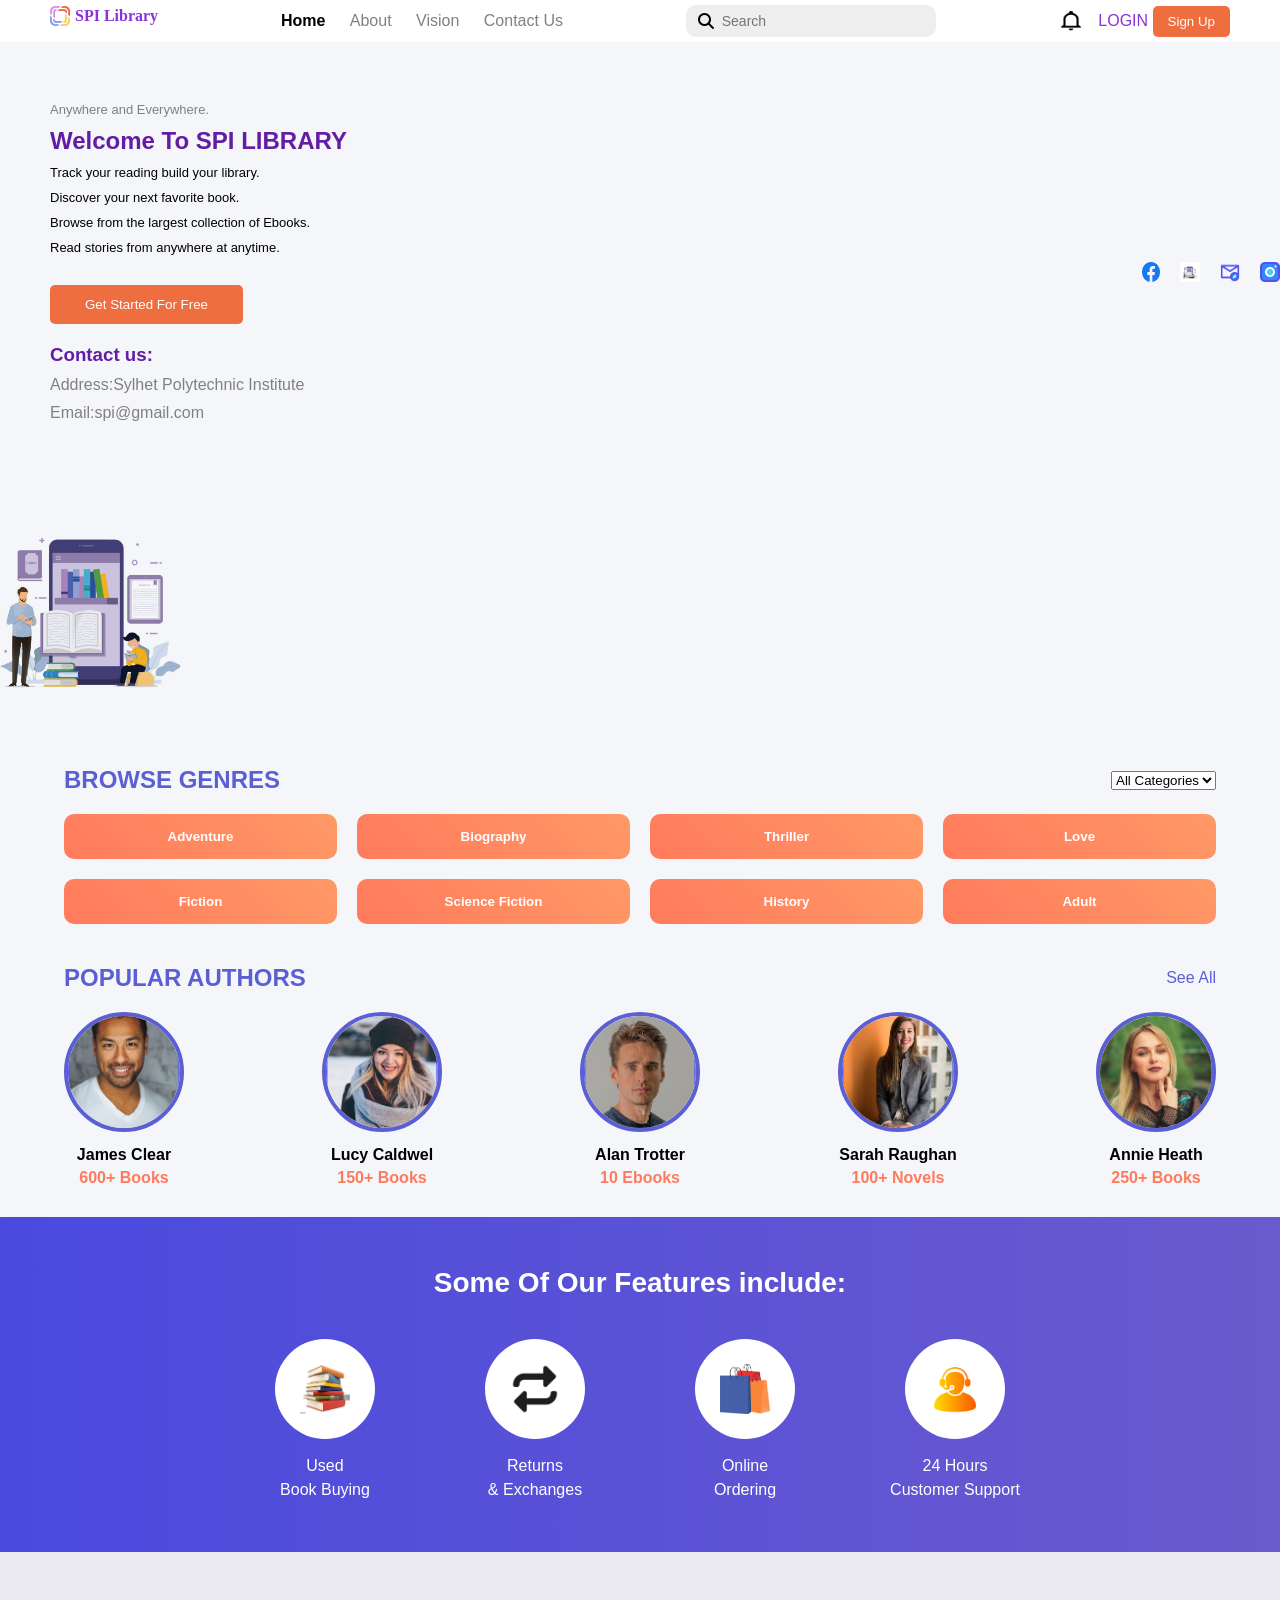
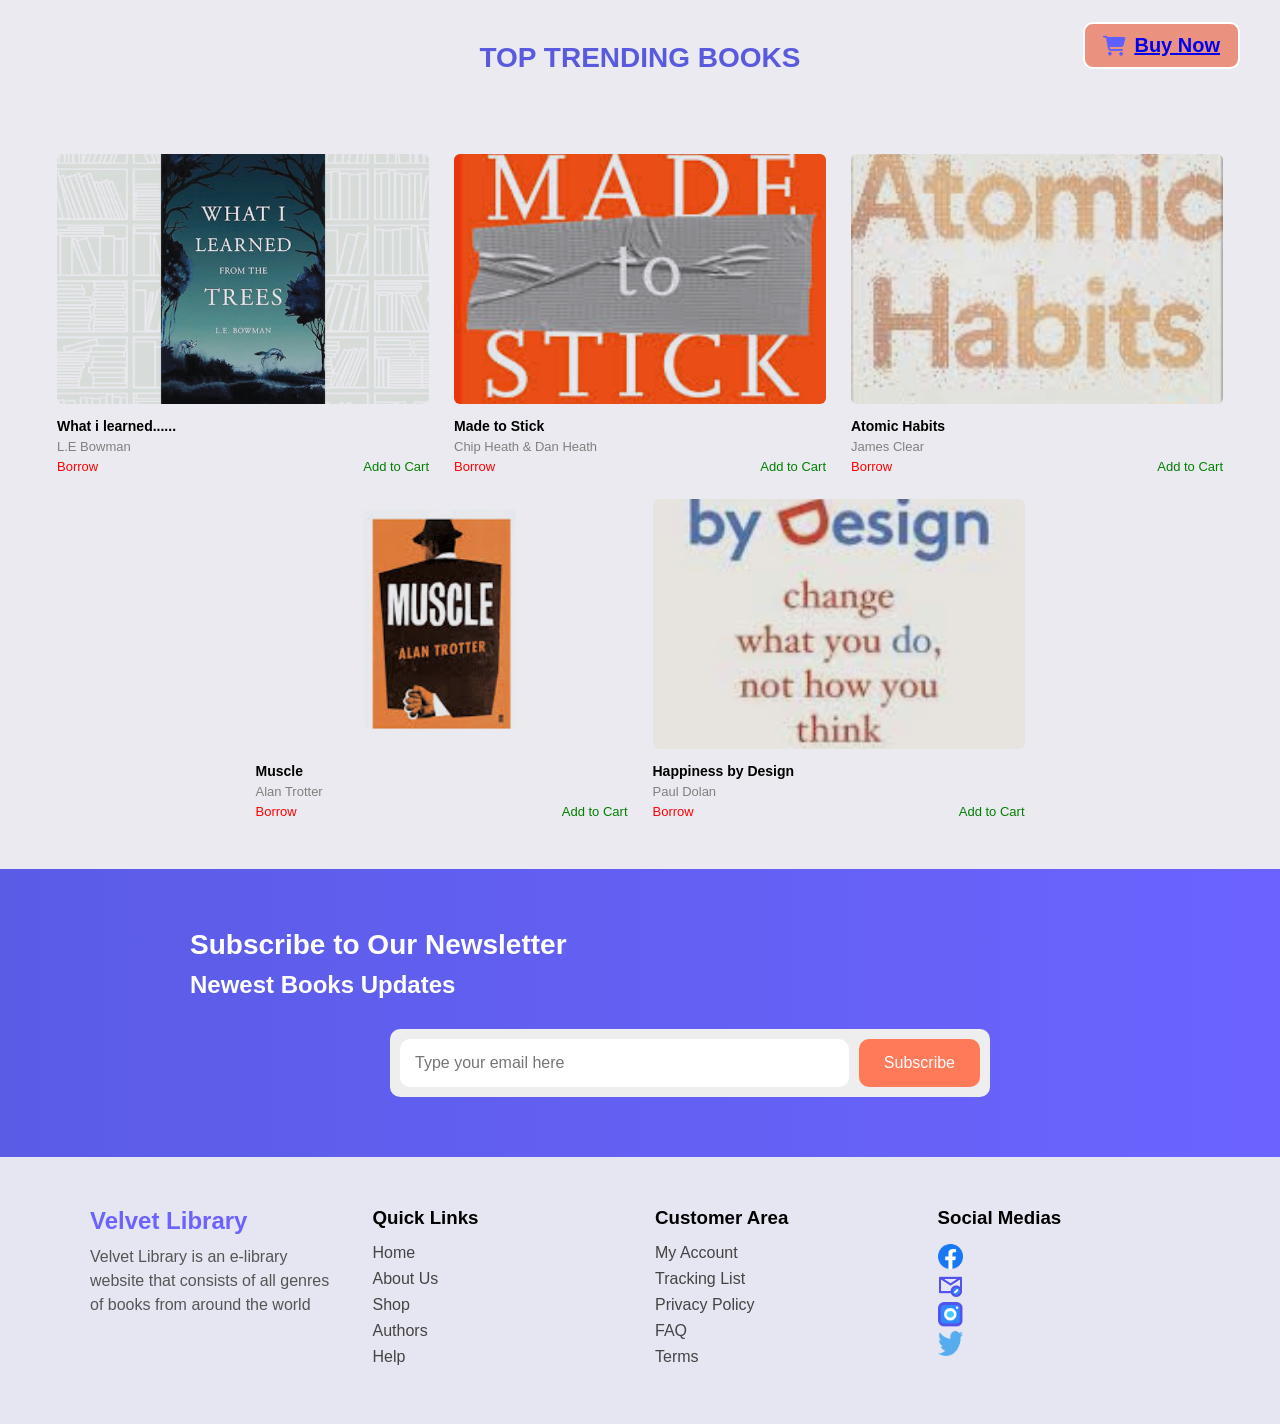
<file: Index.html>
<!DOCTYPE html>
<html lang="en">
<head>
    <meta charset="UTF-8">
    <meta name="viewport" content="width=device-width, initial-scale=1.0">
    <title>Document</title>
    <link rel="stylesheet" href="style.css">
    <link rel="stylesheet" href="https://cdnjs.cloudflare.com/ajax/libs/font-awesome/6.5.0/css/all.min.css">
</head>
<body>
    <!--Sabrina start  -->
    <!--navbar-->

    <header>

        <div class="logo">
            <img src="img/logo.png" alt="">
            <span class="highlight">SPI Library</span>
        </div>

        <nav>
            <div>
                <a class="home" href="">Home</a>
                <a href="">About</a>
                <a href="">Vision</a>
                <a href="">Contact Us</a>
            </div>
        </nav>

        <div class="search-box">

            <i class="fa-solid fa-magnifying-glass"></i>

            <input type="text" placeholder="Search">
        </div>
        <div>
            <img class="bell" src="img/bell.png" alt="">


            <a href="" class="login">LOGIN</a>
            <button class="signup">Sign Up</button>
        </div>

    </header>

    <div class="full">
        <div>

            <section class="main">
                <div class="text">
                    <p class="small">Anywhere and Everywhere.</p>
                    <h1>Welcome To SPI LIBRARY</h1>
                    <p>Track your reading build your library.</p>
                    <p>Discover your next favorite book.</p>
                    <p>Browse from the largest collection of Ebooks.</p>
                    <p>Read stories from anywhere at anytime.</p>
                </div>
                <button class="start">Get Started For Free</button>
                <div class="address">
                    <h3>Contact us:</h3>

                    <p>Address:Sylhet Polytechnic Institute</p>
                    <p>Email:spi@gmail.com</p>
                </div>
        </div>
                <div class="icon">
                    <img src="img/facebook.png" alt="">
                    <img src="img/book3.jpg.jpeg" alt="">
                    <img src="img/mail.png" alt="">
                    <img src="img/instagram.png" alt="">
                </div>
        </div>
        <div class="book">
            <img src="img/book3.jpg.jpeg" alt="">
        </div>
    </div>
    </section>
    <!-- sabrina end -->
 
    <!-- Akhi start -->
     <div class="container">

    <!-- Browse Genres -->
    <div class="header">
        <h2>BROWSE GENRES</h2>
        <select>
            <option>All Categories</option>
            <option>Adventure</option>
            <option>Biography</option>
            <option>Thriller</option>  
            <option>Love</option>
            <option>Fiction</option>
            

        </select>
    </div>

    <div class="genres">
        <button>Adventure</button>
        <button>Biography</button>
        <button>Thriller</button>
        <button>Love</button>
        <button>Fiction</button>
        <button>Science Fiction</button>
        <button>History</button>
        <button>Adult</button>
    </div>

    <!-- Popular Authors -->
    <div class="header">
        <h2>POPULAR AUTHORS</h2>
        <a href="#">See All</a>
    </div>

    <div class="authors">

        <div class="author-card">
            <img src="img/img-1.png">
            <h4>James Clear</h4>
            <p>600+ Books</p>
        </div>

        <div class="author-card">
            <img src="img/img-2.png">
            <h4>Lucy Caldwel</h4>
            <p>150+ Books</p>
        </div>

        <div class="author-card">
            <img src="img/img-3.png">
            <h4>Alan Trotter</h4>
            <p>10 Ebooks</p>
        </div>

        <div class="author-card">
            <img src="img/img-4.png">
            <h4>Sarah Raughan</h4>
            <p>100+ Novels</p>
        </div>

        <div class="author-card">
            <img src="img/img-5.png">
            <h4>Annie Heath</h4>
            <p>250+ Books</p>
        </div>

    </div>

</div>
<!-- Akhi end -->


 <!-- Amaya start -->

    <section class="features">
  <h2>Some Of Our Features include:</h2>

  <div class="feature-container">

    <div class="feature">
      <div class="circle"><img src="img/download(1).png" alt="book"></div>
      <p>Used<br>Book Buying</p>
    </div>

    <div class="feature">
      <div class="circle"><img src="img/images (1).png" alt="return"></div>
      <p>Returns<br>& Exchanges</p>
    </div>

    <div class="feature">
      <div class="circle"><img src="img/bag.png" alt="cart"></div>
      <p>Online<br>Ordering</p>
    </div>

    <div class="feature">
      <div class="circle"><img src="img/suppor.png" alt="support"></div>
      <p>24 Hours<br>Customer Support</p>
    </div>

  </div>
</section>



<!-- section-2 -->
<section class="books">
 
  <div class="trending-section">
    <h2>TOP TRENDING BOOKS</h2>

    <button class="login-btn">
       <i class="fa-solid fa-cart-shopping"></i><a href="Form.html">Buy Now</a>
    </button>

    <!-- books here -->
</div>

  <div class="book-container">

    <div class="book">
      <img src="img/book-1.jpg.jpeg" alt="">
      <h4>What i learned......</h4>
      <p class="author">L.E Bowman</p>
      <div class="actions">
        <span class="borrow">Borrow</span>
        <span class="cart">Add to Cart</span>
      </div>
    </div>
    
   
    <div class="book">
      <img src="img/book-2.png" alt="">
      <h4>Made to Stick</h4>
      <p class="author">Chip Heath & Dan Heath</p>
      <div class="actions">
        <span class="borrow">Borrow</span>
        <span class="cart">Add to Cart</span>
      </div>
    </div>

    <div class="book">
      <img src="img/book-3.png" alt="">
      <h4>Atomic Habits</h4>
      <p class="author">James Clear</p>
      <div class="actions">
        <span class="borrow">Borrow</span>
        <span class="cart">Add to Cart</span>
      </div>
    </div>

    <div class="book">
      <img src="img/book-4 .png" alt="">
      <h4>Muscle</h4>
      <p class="author">Alan Trotter</p>
      <div class="actions">
        <span class="borrow">Borrow</span>
        <span class="cart">Add to Cart</span>
      </div>
    </div>

    <div class="book">
      <img src="img/book-5(1).png" alt="">
      <h4>Happiness by Design</h4>
      <p class="author">Paul Dolan</p>
      <div class="actions">
        <span class="borrow">Borrow</span>
        <span class="cart">Add to Cart</span>
      </div>
    </div>

  </div>
</section>
  <!-- Amaya end -->


  <!-- Joysree start -->
   <!-- Section start -->
    <section class="newsletter">
        <div class="newsletter-content">
            <h2>Subscribe to Our Newsletter</h2>
            <h3>Newest Books Updates</h3>

            <div class="subscribe-box">
                <input type="email" placeholder="Type your email here">
                <button>Subscribe</button>
            </div>
        </div>
    </section>
    <!-- section end -->

    <!-- Footer -->
    <footer class="footer">
        <div class="footer-container">

            <!-- Logo & Description -->
            <div class="footer-box">
                <h2 class="logo">Velvet Library</h2>
                <p>
                    Velvet Library is an e-library website that 
                    consists of all genres of books from around the world
                </p>
            </div>

            <!-- Quick Links -->
            <div class="footer-box">
                <h3>Quick Links</h3>
                <ul>
                    <li>Home</li>
                    <li>About Us</li>
                    <li>Shop</li>
                    <li>Authors</li>
                    <li>Help</li>
                </ul>
            </div>
            <!-- end -->

            <!-- Customer Area -->
            <div class="footer-box">
                <h3>Customer Area</h3>
                <ul>
                    <li>My Account</li>
                    <li>Tracking List</li>
                    <li>Privacy Policy</li>
                    <li>FAQ</li>
                    <li>Terms</li>
                </ul>
            </div>
            <!-- end -->

            <!-- Social Media -->
            <div class="footer-box">
                <h3>Social Medias</h3>
                <div class="social-icons">
                    <img src="img/logos_facebook.png" alt="">
                    <br>
                    <img src="img/icon-park_email-block.png" alt="">
                    <br>
                    <img src="img/Group.png" alt="">  
                    <br>
                    <img src="img/Vector.png" alt="">
                </div>
            </div>
            <!-- end -->

        </div>
    </footer>
    <!-- end -->
     <!-- joysree end -->

</body>
</html>
</file>
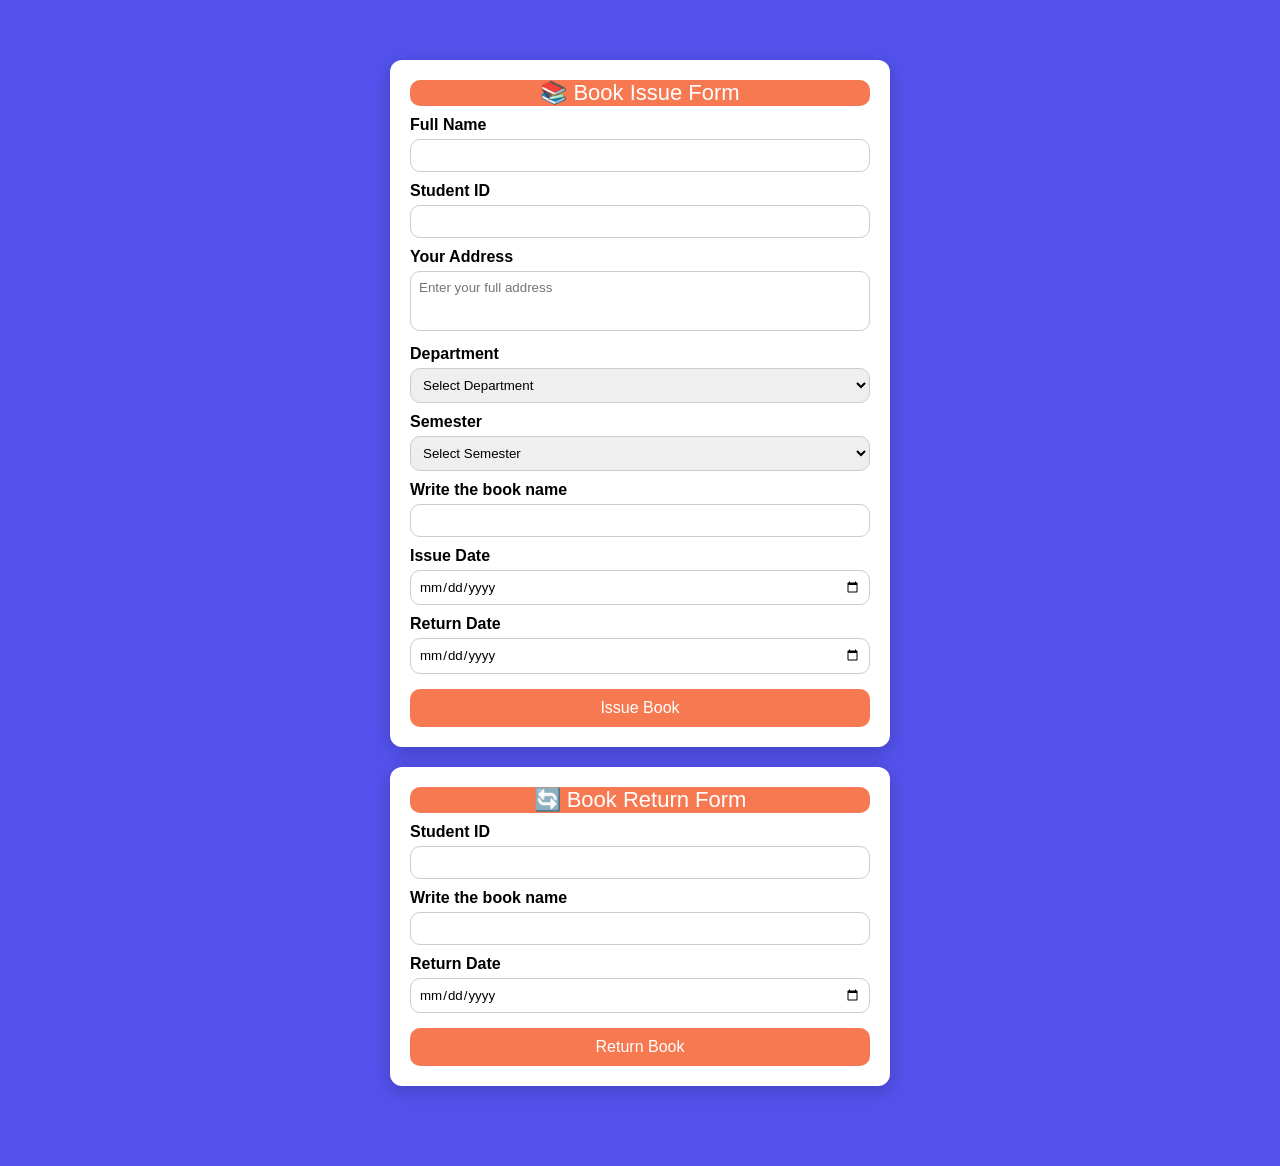
<file: Form.html>
<!DOCTYPE html>
<html lang="en">
<head>
    <meta charset="UTF-8">
    <title>Library System</title>

    <link rel="stylesheet" href="style.css">
</head>
<style>
    body {
    font-family: Arial, sans-serif;
    margin: 0;
    background-color: #5352ED;

}

.container {
    width: 500px;
    margin: 30px auto;
}

.card {
    background: #fff;
    padding: 20px;
    border-radius: 12px;
    box-shadow: 0 5px 20px rgba(0, 0, 0, 0.2);
    margin-bottom: 20px;
    transition: 0.3s;
}

.card:hover {
    transform: scale(1.02);
}

label {
    font-weight: bold;
    margin-top: 10px;
    display: block;
}

input,
select,
textarea {
    width: 100%;
    padding: 8px;
    margin-top: 5px;
    border-radius: 10px;
    border: 1px solid #ccc;
}

textarea {
    resize: none;
    height: 60px;
}

.books label {
    font-weight: normal;
    display: block;
    margin: 5px 0;
}

.books input {
    width: auto;
    margin-right: 8px;
}

.btn {
    width: 100%;
    margin-top: 15px;
    padding: 10px;
    border: none;
    color: white;
    font-size: 16px;
    border-radius: 10px;
    cursor: pointer;
    background: #F67951;
}

.btn:hover {
    background: #5352ED;
}

.title {
    text-align: center;
    font-size: 22px;
    margin-bottom: 10px;
    background: #F67951;
    color: white;
    border-radius: 10px;


}

.error {
    color: red;
    font-size: 13px;
    display: none;
}

input[type="checkbox"]:required:invalid~.error {
    display: block;
}

.button {
    background: #F67951;
    color: white;
    padding: 10px 20px;
    border-radius: 25px;
    text-decoration: none;
}

.center {
    text-align: center;
    margin-top: 100px;
    background-color: #5352ED;
}
</style>

<body>

<div class="container">

    <!-- 📚 Book Issue Form -->
    <div class="card">
        <div class="title">📚 Book Issue Form</div>

        <form>

            <label>Full Name</label>
            <input type="text" required>

            <label>Student ID</label>
            <input type="text" required>

            <!-- ✅ Address Added -->
            <label>Your Address</label>
            <textarea placeholder="Enter your full address" required></textarea>

            <label>Department</label>
            <select required>
                <option value="">Select Department</option>
                <option>CST</option>
                <option>EEE</option>
                <option>CMT</option>
                <option>CIVIL</option>
                <option>EMT</option>
            </select>

            <label>Semester</label>
            <select required>
                <option value="">Select Semester</option>
                <option>1st</option>
                <option>2nd</option>
                <option>3rd</option>
                <option>4th</option>
                <option>5th</option>
                <option>6th</option>
                <option>7th</option>
                <option>8th</option>
            </select>
            <label>Write the book name</label>
            <input type="text" required>
         

         

            <label>Issue Date</label>
            <input type="date" required>

            <label>Return Date</label>
            <input type="date" required>

            <button type="submit" class="btn">Issue Book</button>

        </form>
    </div>

    <!-- 🔄 Book Return Form -->
    <div class="card">
        <div class="title">🔄 Book Return Form</div>

        <form>

            <label>Student ID</label>
            <input type="text" required>
            <label>Write the book name</label>
            <input type="text" required>
         

          
            <label>Return Date</label>
            <input type="date" required>

            <button type="submit" class="btn">Return Book</button>

        </form>
    </div>

</div>

</body>
</html>
</file>
<file: style.css>
/*sabrina start  */
* {
    margin: 0;
    padding: 0;
    box-sizing: border-box;
    font-family: Arial, sans-serif;
}

body {
    background-color: rgb(233, 233, 249);
}

header {
    display: flex;
    justify-content: space-between;
    align-items: center;
    background: white;
    padding: 5px 50px;
}

.logo {
    display: flex;
    align-items: center;
    gap: 5px;

}
.logo img {

    height: 20px;
    width: 20px;

}


.highlight {
    color: rgb(137, 51, 217);
    font-family: serif;
    font-weight: bold;

}

nav a {
    margin: 0 10px;
    text-decoration: none;
    color: gray;
}

.home {
    color: #000;
    font-weight: bold;
}
.search-box {
    display: flex;
    align-items: center;
    background: #eee;
    border-radius: 10px;
    padding: 8px 12px;
    width: 250px;

}

.search-box i {
    color: #000;
    font-size: 16px;
    margin-right: 8px;

}

.search-box input {
    border: none;
    outline: none;
    background: transparent;
    font-size: 14px;
    width: 100%;

}

.bell {
    height: 20px;
    vertical-align: middle;
    cursor: pointer;

}


.login {
    text-decoration: none;
    color: rgb(137, 51, 217);

}

.signup {
    background: rgb(239, 110, 63);
    color: white;
    border: none;
    padding: 8px 15px;
    border-radius: 5px;
}

.main {

    justify-content: space-between;
    padding: 50px;

}
.text {
    width: 100%;
    max-width: 800px;

}

.small {
    color: grey;
}

.text h1 {
    color: rgb(99, 29, 164);
    margin: 10px 0;
    white-space: nowrap;
}

.text p {
    margin: 10px 0;
    font-size: small;

}

.start {
    margin-top: 20px;

    background: rgb(239, 110, 63);
    color: white;
    padding: 12px;
    border: none;
    border-radius: 5px;
    padding-left: 35px;
    padding-right: 35px;
}

.full {
    justify-content: space-between;
    align-items: center;
    display: flex;
}


.book {
    width: 35%;
    text-align: center;
    flex: 0 0 30%;

}
.book img {
    width: 100%;

    width: 450px;
    height: 550px;
    mix-blend-mode: multiply;


}

.address {
    margin-top: 20px;
}

.address h3 {
    color: rgb(99, 29, 164);
    margin-bottom: 10px;

}

.address p {
    color: grey;
    margin-bottom: 10px;
}

.icon {
    display: flex;
    gap: 20px;
    height: 20px;
    margin-top: 20px;
}
/* sabrina end */
/* Akhi start */
body {
    font-family: Arial, sans-serif;
    background: #f5f6fa;
    margin: 0;
    padding: 0;
}

.container {
    width: 90%;
    margin: auto;
    padding: 30px 0;
}

/* Header */
.header {
    display: flex;
    justify-content: space-between;
    align-items: center;
    margin-bottom: 20px;
}

.header h2 {
    color: #5b5fd4;
}

.header a {
    text-decoration: none;
    color: #5b5fd4;
}

/* Genres */
.genres {
    display: grid;
    grid-template-columns: repeat(4, 1fr);
    gap: 20px;
    margin-bottom: 40px;
}

.genres button {
    padding: 15px;
    border: none;
    border-radius: 10px;
    background: linear-gradient(45deg, #ff7a5c, #ff9966);
    color: white;
    font-weight: bold;
    cursor: pointer;
    transition: 0.3s;
}

.genres button:hover {
    transform: scale(1.05);
}

/* Authors */
.authors {
    display: flex;
    justify-content: space-between;
    gap: 20px;
}

.author-card {
    text-align: center;
}

.author-card img {
    width: 120px;
    height: 120px;
    border-radius: 50%;
    border: 4px solid #5b5fd4;
    object-fit: cover;
}

.author-card h4 {
    margin: 10px 0 5px;
}

.author-card p {
    color: #ff7a5c;
    font-weight: bold;
}

/* Akhi end */
/* Amaya start */
/* section-1*/
body {
  margin: 0;
  font-family: Arial, sans-serif;
}

.features {
  background: linear-gradient(90deg, #4a4adf, #6a5acd);
  color: white;
  text-align: center;
  padding: 50px 20px;
}

.features h2 {
  font-size: 28px;
  margin-bottom: 40px;
}

.feature-container {
  display: flex;
  justify-content: center;
  gap: 60px;
  flex-wrap: wrap;
}

.feature {
  width: 150px;
}

.circle {
  width: 100px;
  height: 100px;
  background: white;
  border-radius: 50%;
  display: flex;
  align-items: center;
  justify-content: center;
  margin: 0 auto 15px;
}

.circle img {
  width: 50px;
  height: 50px;
}

.feature p {
  font-size: 16px;
  line-height: 1.5;
}






.books {
  background: #eaeaf0;
  padding: 50px 20px;
  text-align: center;
}
.trending-section {
    position: relative;
    padding: 40px;
}

.login-btn {
    position: absolute;
    top: 20px;
    right: 20px;

    display: flex;
    align-items: center;
    gap: 8px;

    padding: 10px 18px;
    font-size: 20px;

    background: #eb9180;
    color: #5f5fff;
    font: bold 20px Arial, sans-serif;

    border: 2px solid #ffffff;
    border-radius: 10px;

    cursor: pointer;
    transition: 0.3s;
}


.login-btn:hover {
    background: #5f5fff;
    color: white;
}
.form {
    
    display: inline-block;
    margin-left: 60px;


}

.books h2 {
  color: #5a5adf;
  font-size: 28px;
  margin-bottom: 40px;
}

.book-container {
  display: flex;
  justify-content: center;
  gap: 25px;
  flex-wrap: wrap;
}

.book {
  width: 180px;
  text-align: left;
}

.book img {
  width: 100%;
  height: 250px;
  object-fit: cover;
  border-radius: 6px;
}

.book h4 {
  font-size: 14px;
  margin: 10px 0 5px;
}

.author {
  font-size: 13px;
  color: gray;
}

.actions {
  display: flex;
  justify-content: space-between;
  margin-top: 5px;
  font-size: 13px;
}

.borrow {
  color: red;
  cursor: pointer;
}

.cart {
  color: green;
  cursor: pointer;
}
/* amaya end */

/* joysree start */
* {
    margin: 0;
    padding: 0;
    box-sizing: border-box;
    font-family: Arial, sans-serif;
}

/* Newsletter Section */
.newsletter {
    background: linear-gradient(90deg, #5a5ce6, #6c63ff);
    padding: 60px 20px;
    color: white;
}

.newsletter-content {
    max-width: 900px;
    margin: auto;
}

.newsletter h2 {
    font-size: 28px;
    margin-bottom: 10px;
}

.newsletter h3 {
    font-size: 24px;
    margin-bottom: 30px;
}

.subscribe-box {
    display: flex;
    background: #eee;
    border-radius: 10px;
    padding: 10px;
    max-width: 600px;
    margin-left: 200px;

   
}

.subscribe-box input {
    flex: 1;
    border: none;
    padding: 15px;
    border-radius: 10px;
    outline: none;
    font-size: 16px;
}

.subscribe-box button {
    background: #ff7a59;
    border: none;
    padding: 15px 25px;
    color: white;
    border-radius: 10px;
    cursor: pointer;
    font-size: 16px;
    margin-left: 10px;
}

.subscribe-box button:hover {
    background: #ff5c3c;
}

/* Footer */
.footer {
    background: #e6e6f2;
    padding: 50px 20px;
}

.footer-container {
    max-width: 1100px;
    margin: auto;
    display: flex;
    justify-content: space-between;
    flex-wrap: wrap;
    gap: 30px;
}

.footer-box {
    flex: 1;
    min-width: 200px;
}

.logo {
    color: #6c63ff;
    margin-bottom: 10px;
}

.footer-box p {
    color: #555;
    line-height: 1.5;
    
}

.footer-box h3 {
    margin-bottom: 15px;
}

.footer-box ul {
    list-style: none;
}

.footer-box ul li {
    margin-bottom: 8px;
    color: #444;
    cursor: pointer;
}

.footer-box ul li:hover {
    color: #6c63ff;
}

.social-icons img {
    display: inline-block;
    font-size:20px;
    margin-right: 10px;
    cursor: pointer;
    width: 25px;
    height: 25px;
   
}
/* joysree end */
</file>
